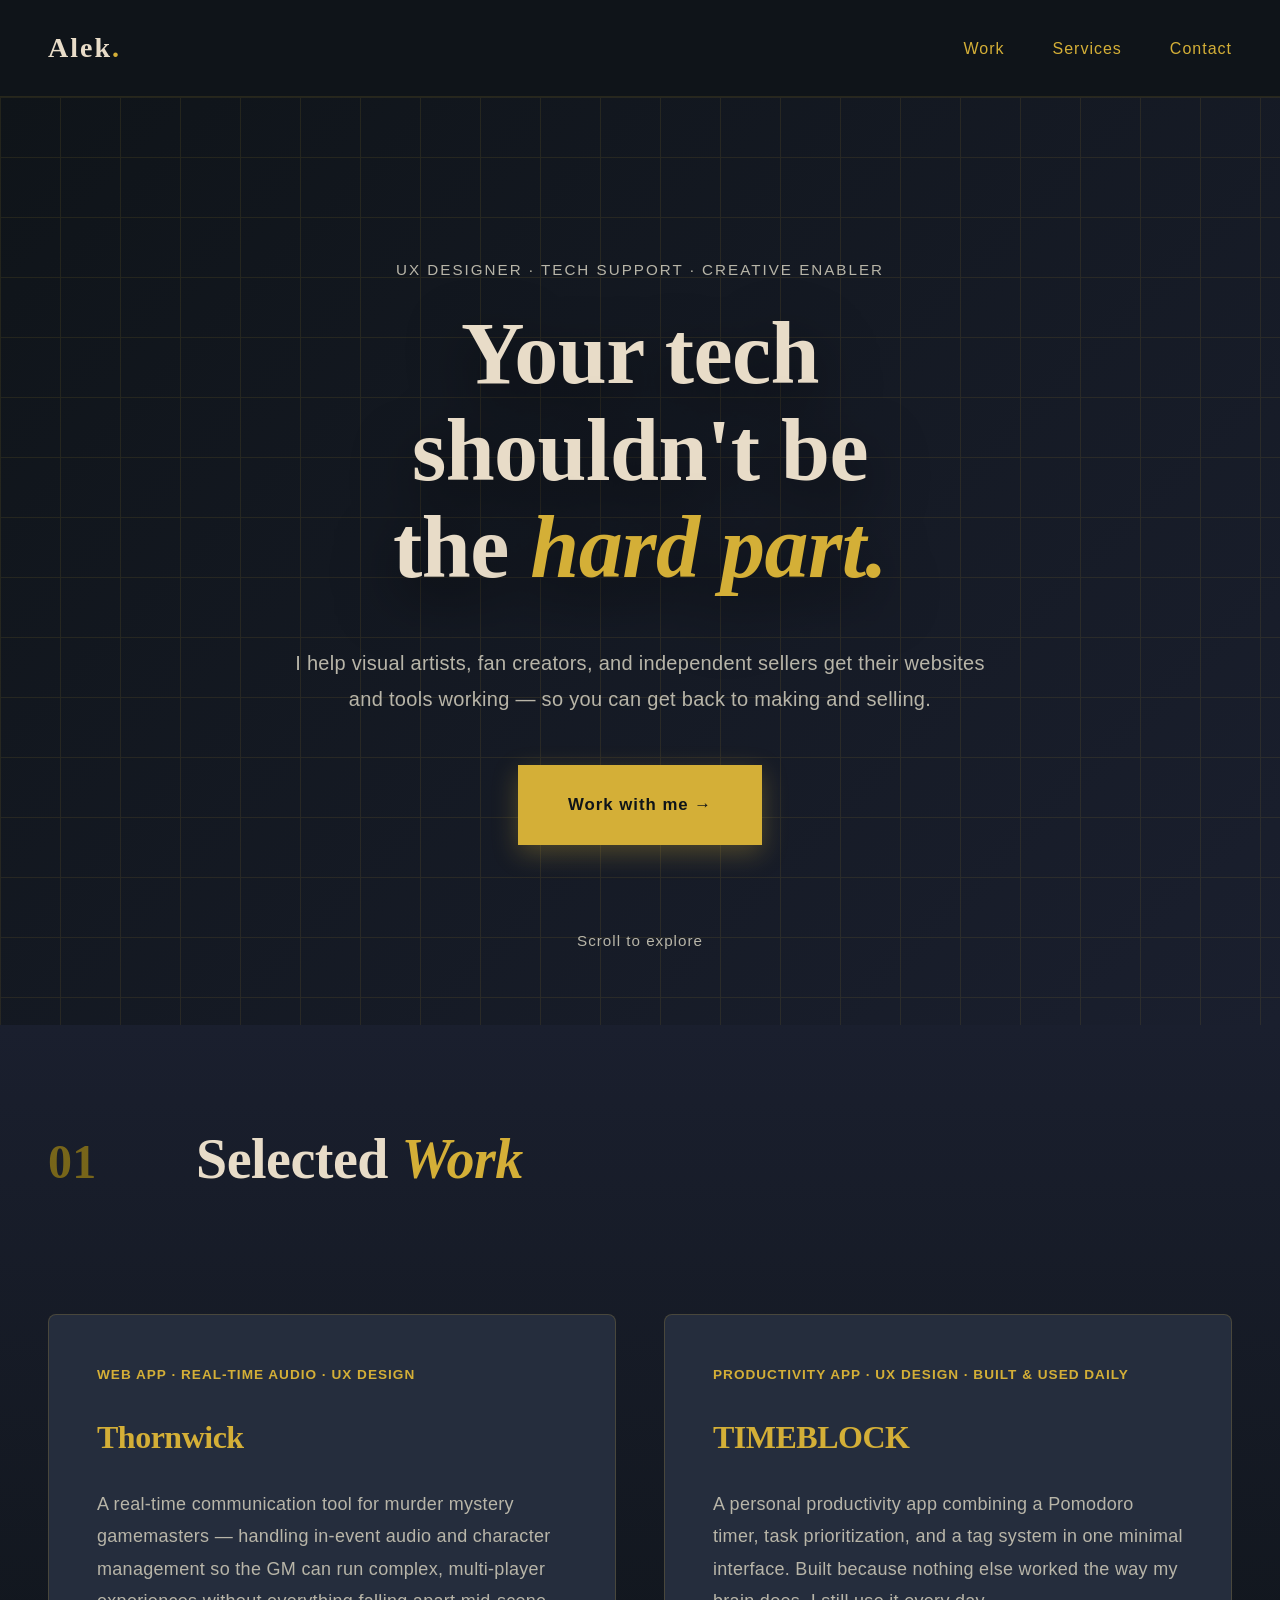
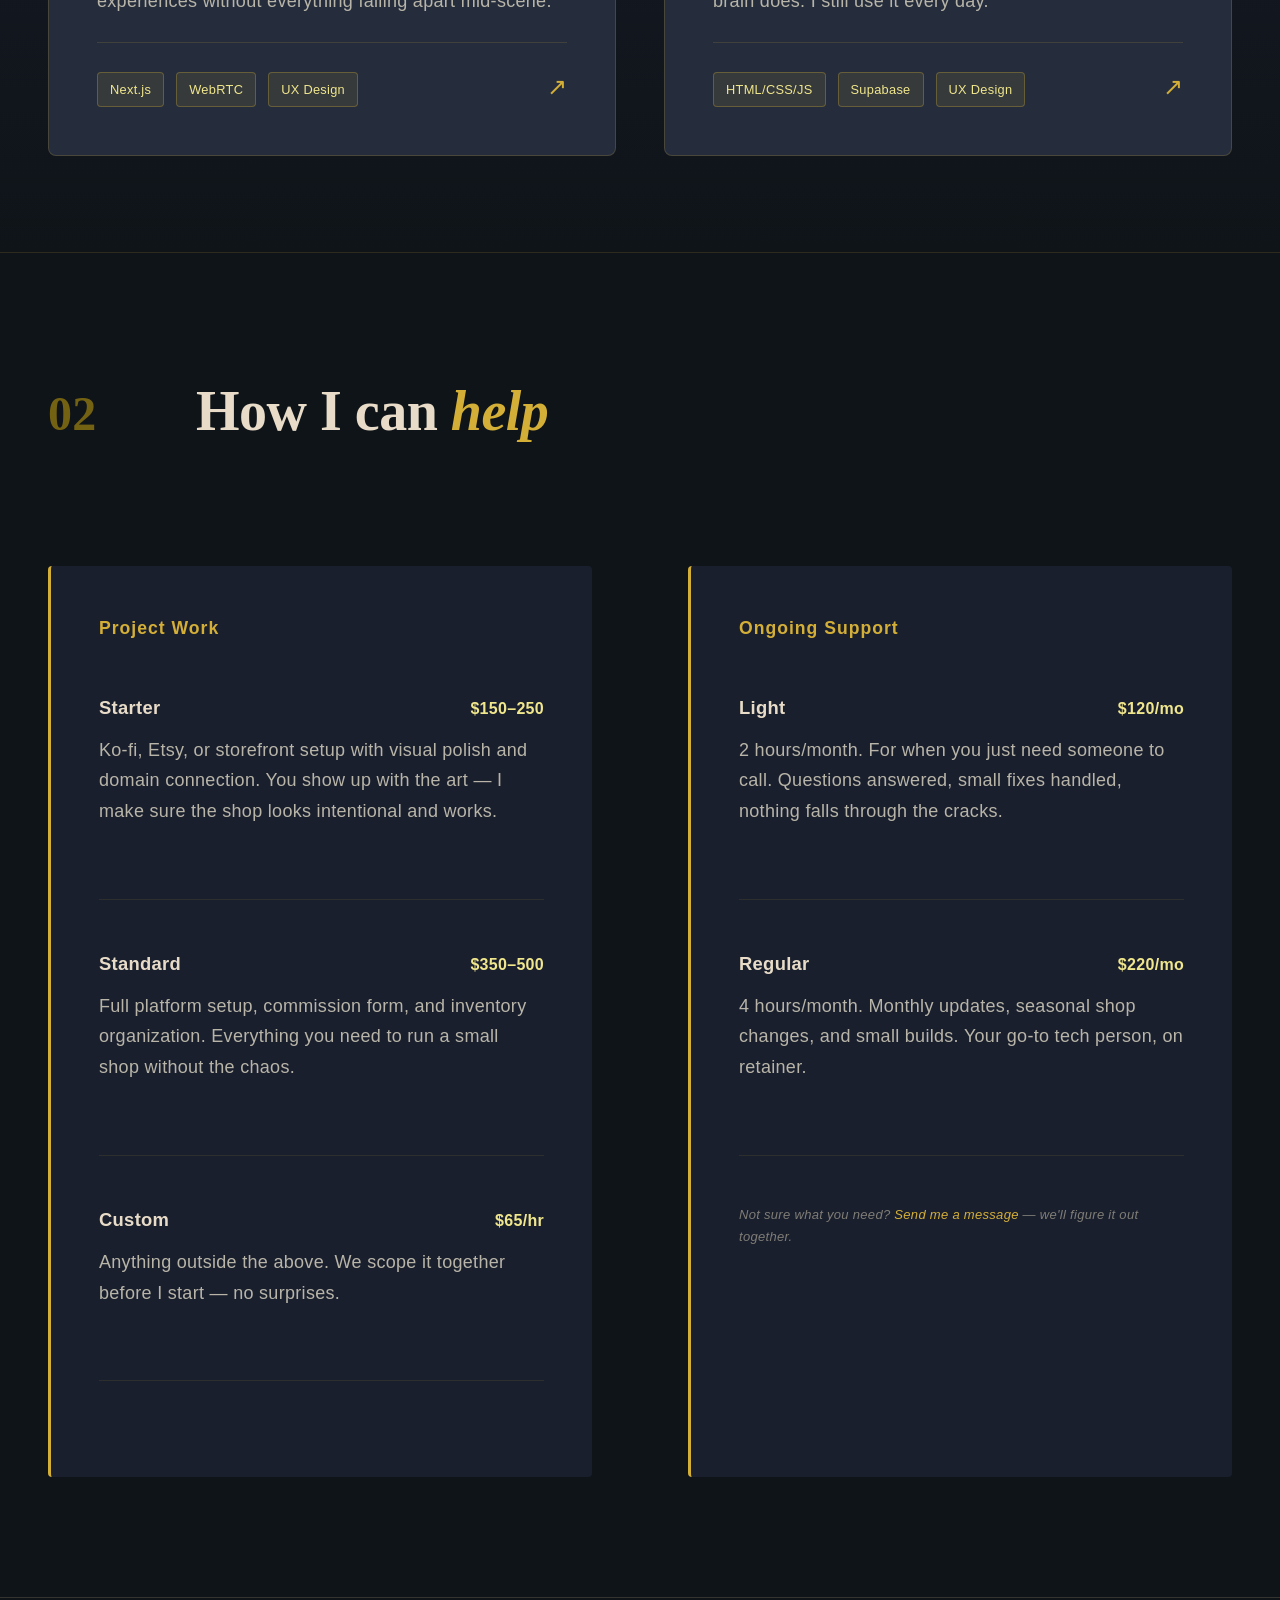
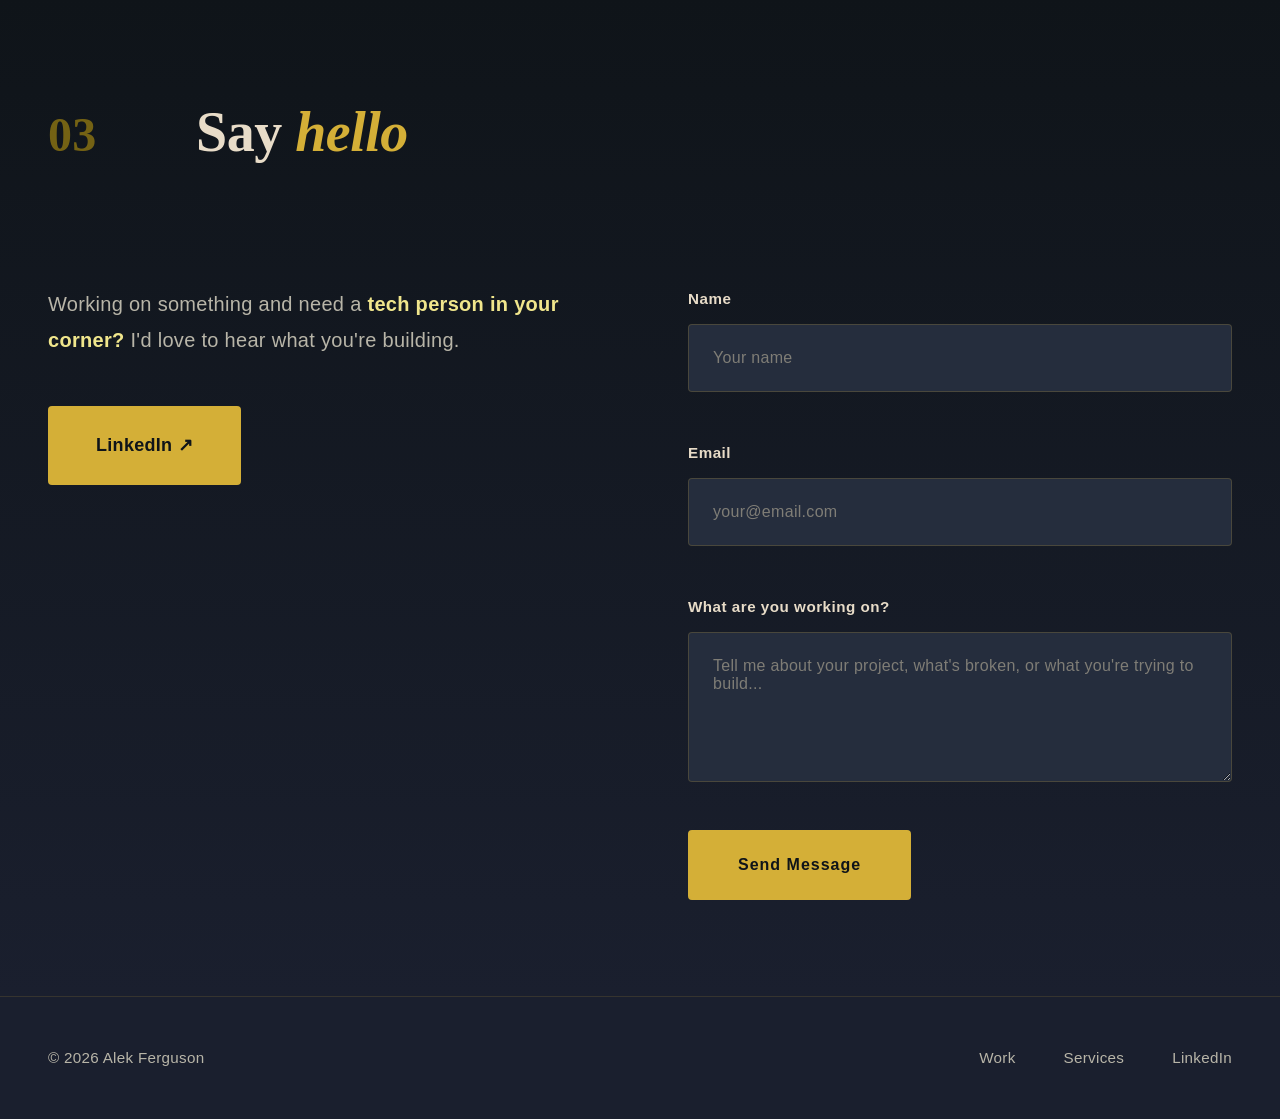
<file: index.html>
<!DOCTYPE html>
<html lang="en">
<head>
  <meta charset="UTF-8">
  <meta name="viewport" content="width=device-width, initial-scale=1.0">
  <title>Alek — UX & Tech Support for Artists and Independent Sellers</title>
  <meta name="description" content="Tech support and UX design for artists and independent sellers. Less fighting your setup. More making and selling.">
  <link rel="stylesheet" href="style.css">
</head>
<body>

  <!-- Nav -->
  <nav id="nav">
    <a href="index.html" class="nav-logo">Alek<span>.</span></a>
    <ul class="nav-links" id="nav-links">
      <li><a href="#work">Work</a></li>
      <li><a href="#services">Services</a></li>
      <li><a href="#contact">Contact</a></li>
    </ul>
    <button class="hamburger" id="hamburger" aria-label="Menu">
      <span></span>
      <span></span>
      <span></span>
    </button>
  </nav>

  <!-- Hero -->
  <div id="hero">
    <div class="hero-grid"></div>
    <div class="hero-inner">
      <p class="hero-eyebrow">UX Designer · Tech Support · Creative Enabler</p>
      <h1 class="hero-name">Your tech<br>shouldn't be<br>the <em>hard part.</em></h1>
      <p class="hero-tagline">I help visual artists, fan creators, and independent sellers get their websites and tools working — so you can get back to making and selling.</p>
      <a href="#contact" class="hero-cta">Work with me →</a>
    </div>
    <p class="hero-scroll">Scroll to explore</p>
  </div>

  <!-- Work -->
  <section id="work">
    <div class="section-header reveal">
      <span class="section-number">01</span>
      <h2 class="section-title">Selected <em>Work</em></h2>
    </div>
    <div class="work-grid">
      <a href="thornwick.html" class="work-card reveal">
        <span class="work-card-tag">Web App · Real-Time Audio · UX Design</span>
        <h3 class="work-card-title">Thornwick</h3>
        <p class="work-card-desc">A real-time communication tool for murder mystery gamemasters — handling in-event audio and character management so the GM can run complex, multi-player experiences without everything falling apart mid-scene.</p>
        <div class="work-card-footer">
          <div class="work-card-stack">
            <span class="stack-tag">Next.js</span>
            <span class="stack-tag">WebRTC</span>
            <span class="stack-tag">UX Design</span>
          </div>
          <span class="work-card-arrow">↗</span>
        </div>
      </a>
      <a href="timeblock.html" class="work-card reveal">
        <span class="work-card-tag">Productivity App · UX Design · Built & Used Daily</span>
        <h3 class="work-card-title">TIMEBLOCK</h3>
        <p class="work-card-desc">A personal productivity app combining a Pomodoro timer, task prioritization, and a tag system in one minimal interface. Built because nothing else worked the way my brain does. I still use it every day.</p>
        <div class="work-card-footer">
          <div class="work-card-stack">
            <span class="stack-tag">HTML/CSS/JS</span>
            <span class="stack-tag">Supabase</span>
            <span class="stack-tag">UX Design</span>
          </div>
          <span class="work-card-arrow">↗</span>
        </div>
      </a>
    </div>
  </section>

  <!-- Services -->
  <div id="services">
    <section style="padding-top: 120px; padding-bottom: 120px;">
      <div class="section-header reveal">
        <span class="section-number">02</span>
        <h2 class="section-title">How I can <em>help</em></h2>
      </div>
      <div class="services-grid reveal">
        <div class="service-group">
          <p class="service-group-label">Project Work</p>
          <div class="service-item">
            <div class="service-item-header">
              <span class="service-item-name">Starter</span>
              <span class="service-item-price">$150–250</span>
            </div>
            <p class="service-item-desc">Ko-fi, Etsy, or storefront setup with visual polish and domain connection. You show up with the art — I make sure the shop looks intentional and works.</p>
          </div>
          <div class="service-item">
            <div class="service-item-header">
              <span class="service-item-name">Standard</span>
              <span class="service-item-price">$350–500</span>
            </div>
            <p class="service-item-desc">Full platform setup, commission form, and inventory organization. Everything you need to run a small shop without the chaos.</p>
          </div>
          <div class="service-item">
            <div class="service-item-header">
              <span class="service-item-name">Custom</span>
              <span class="service-item-price">$65/hr</span>
            </div>
            <p class="service-item-desc">Anything outside the above. We scope it together before I start — no surprises.</p>
          </div>
        </div>

        <div class="service-group">
          <p class="service-group-label">Ongoing Support</p>
          <div class="service-item">
            <div class="service-item-header">
              <span class="service-item-name">Light</span>
              <span class="service-item-price">$120/mo</span>
            </div>
            <p class="service-item-desc">2 hours/month. For when you just need someone to call. Questions answered, small fixes handled, nothing falls through the cracks.</p>
          </div>
          <div class="service-item">
            <div class="service-item-header">
              <span class="service-item-name">Regular</span>
              <span class="service-item-price">$220/mo</span>
            </div>
            <p class="service-item-desc">4 hours/month. Monthly updates, seasonal shop changes, and small builds. Your go-to tech person, on retainer.</p>
          </div>
          <div class="service-item" style="border-bottom: none; padding-bottom: 0;">
            <p class="service-item-desc" style="font-style: italic; color: var(--text-dim); font-size: 13px;">Not sure what you need? <a href="#contact">Send me a message</a> — we'll figure it out together.</p>
          </div>
        </div>
      </div>
    </section>
  </div>

  <!-- Contact -->
  <section id="contact">
    <div class="section-header reveal">
      <span class="section-number">03</span>
      <h2 class="section-title">Say <em>hello</em></h2>
    </div>
    <div class="contact-grid">
      <div class="reveal">
        <p class="contact-intro">Working on something and need a <strong>tech person in your corner?</strong> I'd love to hear what you're building.</p>
        <a href="https://linkedin.com/in/aleksander-ferguson" class="contact-link" target="_blank">LinkedIn ↗</a>
      </div>
      <form class="contact-form" action="https://formspree.io/f/mbdpojjl" method="POST">
        <div class="form-group">
          <label class="form-label" for="name">Name</label>
          <input class="form-input" type="text" id="name" name="name" placeholder="Your name" required>
        </div>
        <div class="form-group">
          <label class="form-label" for="email">Email</label>
          <input class="form-input" type="email" id="email" name="email" placeholder="your@email.com" required>
        </div>
        <div class="form-group">
          <label class="form-label" for="message">What are you working on?</label>
          <textarea class="form-textarea" id="message" name="message" placeholder="Tell me about your project, what's broken, or what you're trying to build..." required></textarea>
        </div>
        <button type="submit" class="form-submit">Send Message</button>
      </form>
    </div>
  </section>

  <!-- Footer -->
  <footer>
    <p class="footer-copy">© 2026 Alek Ferguson</p>
    <div class="footer-links">
      <a href="#work">Work</a>
      <a href="#services">Services</a>
      <a href="https://linkedin.com/in/aleksander-ferguson" target="_blank">LinkedIn</a>
    </div>
  </footer>

  <script>
    // Nav scroll
    const nav = document.getElementById('nav');
    window.addEventListener('scroll', () => {
      nav.classList.toggle('scrolled', window.scrollY > 60);
    });

    // Reveal on scroll
    const reveals = document.querySelectorAll('.reveal');
    const observer = new IntersectionObserver(entries => {
      entries.forEach(e => {
        if (e.isIntersecting) { e.target.classList.add('visible'); observer.unobserve(e.target); }
      });
    }, { threshold: 0.1 });
    reveals.forEach(r => observer.observe(r));

    // Form
    function handleSubmit(e) {
      e.preventDefault();
      const btn = e.target.querySelector('.form-submit');
      btn.textContent = 'Message sent ✓';
      btn.style.background = 'var(--accent2)';
      e.target.reset();
      setTimeout(() => {
        btn.textContent = 'Send message →';
        btn.style.background = '';
      }, 3000);
    }

    // Hamburger menu
    const hamburger = document.getElementById('hamburger');
    const navLinks = document.getElementById('nav-links');
    hamburger.addEventListener('click', () => {
      hamburger.classList.toggle('active');
      navLinks.classList.toggle('active');
    });

    // Close menu when link is clicked
    navLinks.querySelectorAll('a').forEach(link => {
      link.addEventListener('click', () => {
        hamburger.classList.remove('active');
        navLinks.classList.remove('active');
      });
    });
  </script>
</body>
</html>
</file>
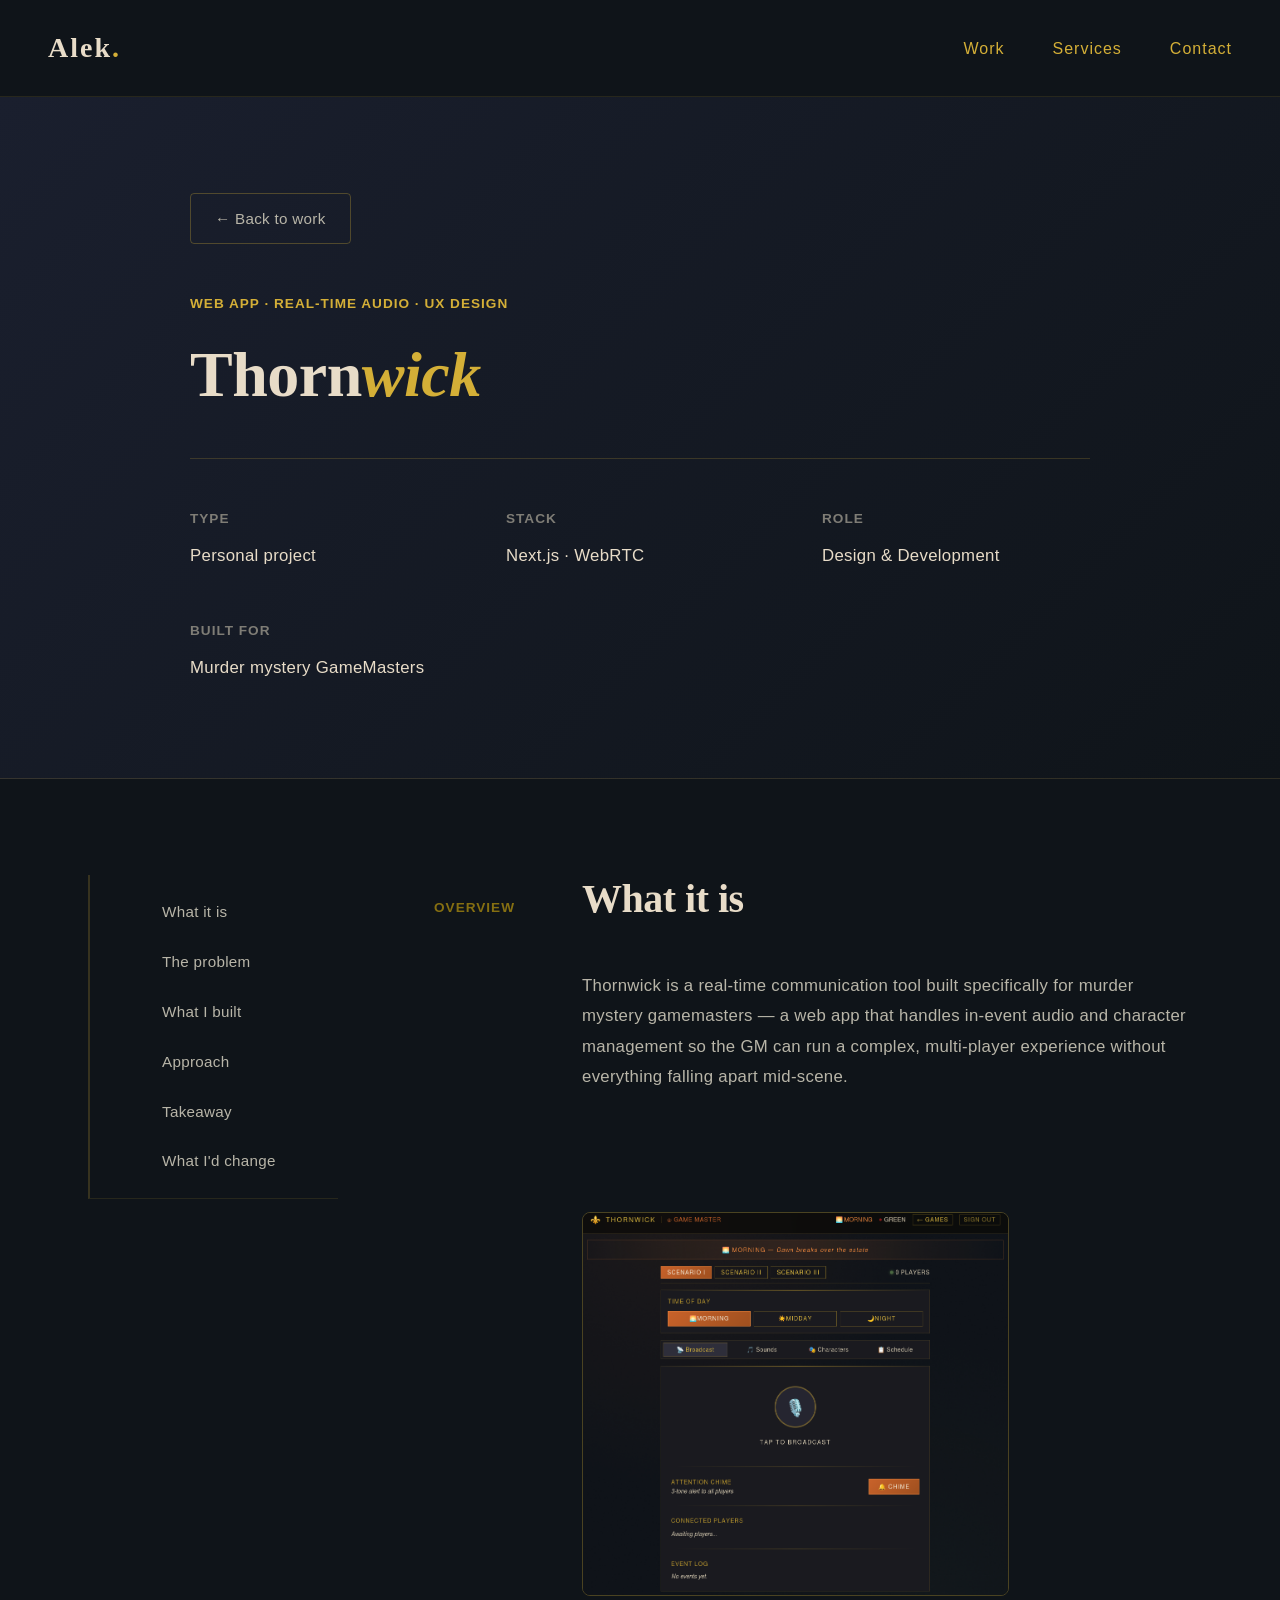
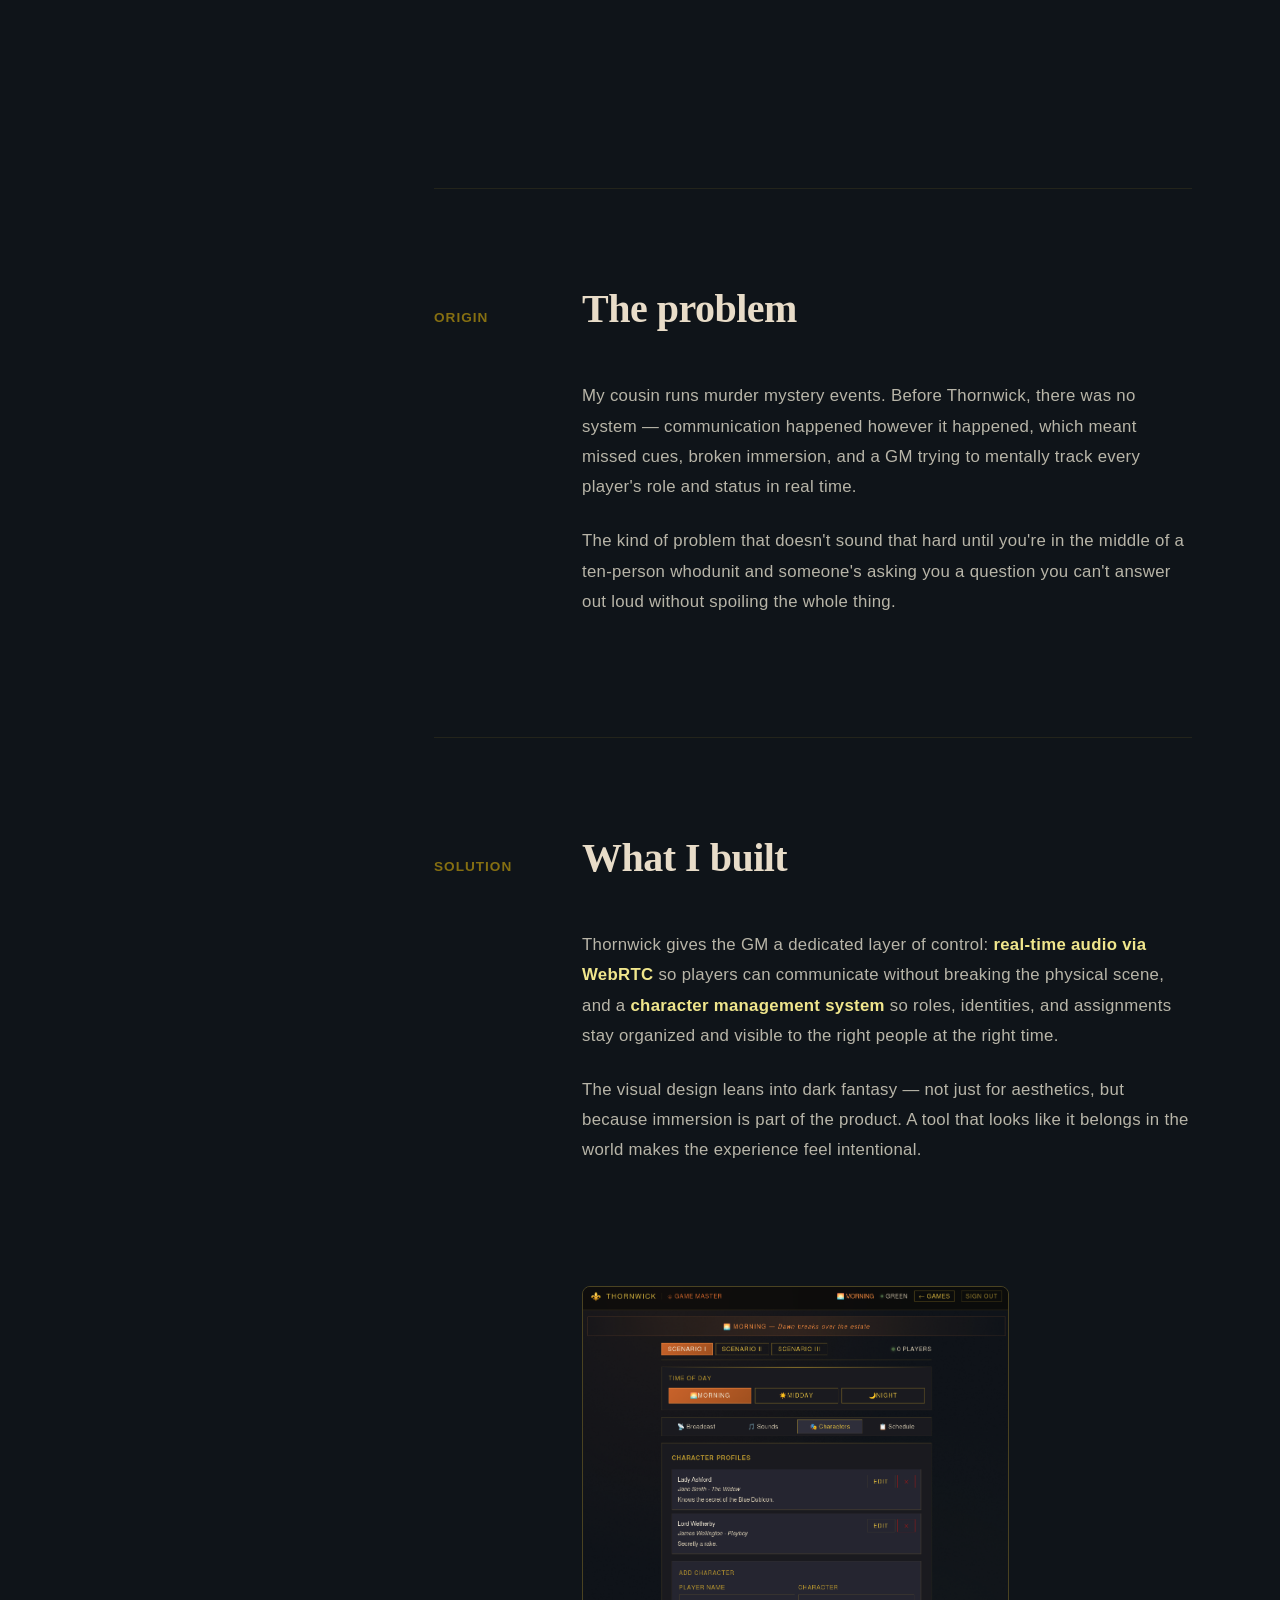
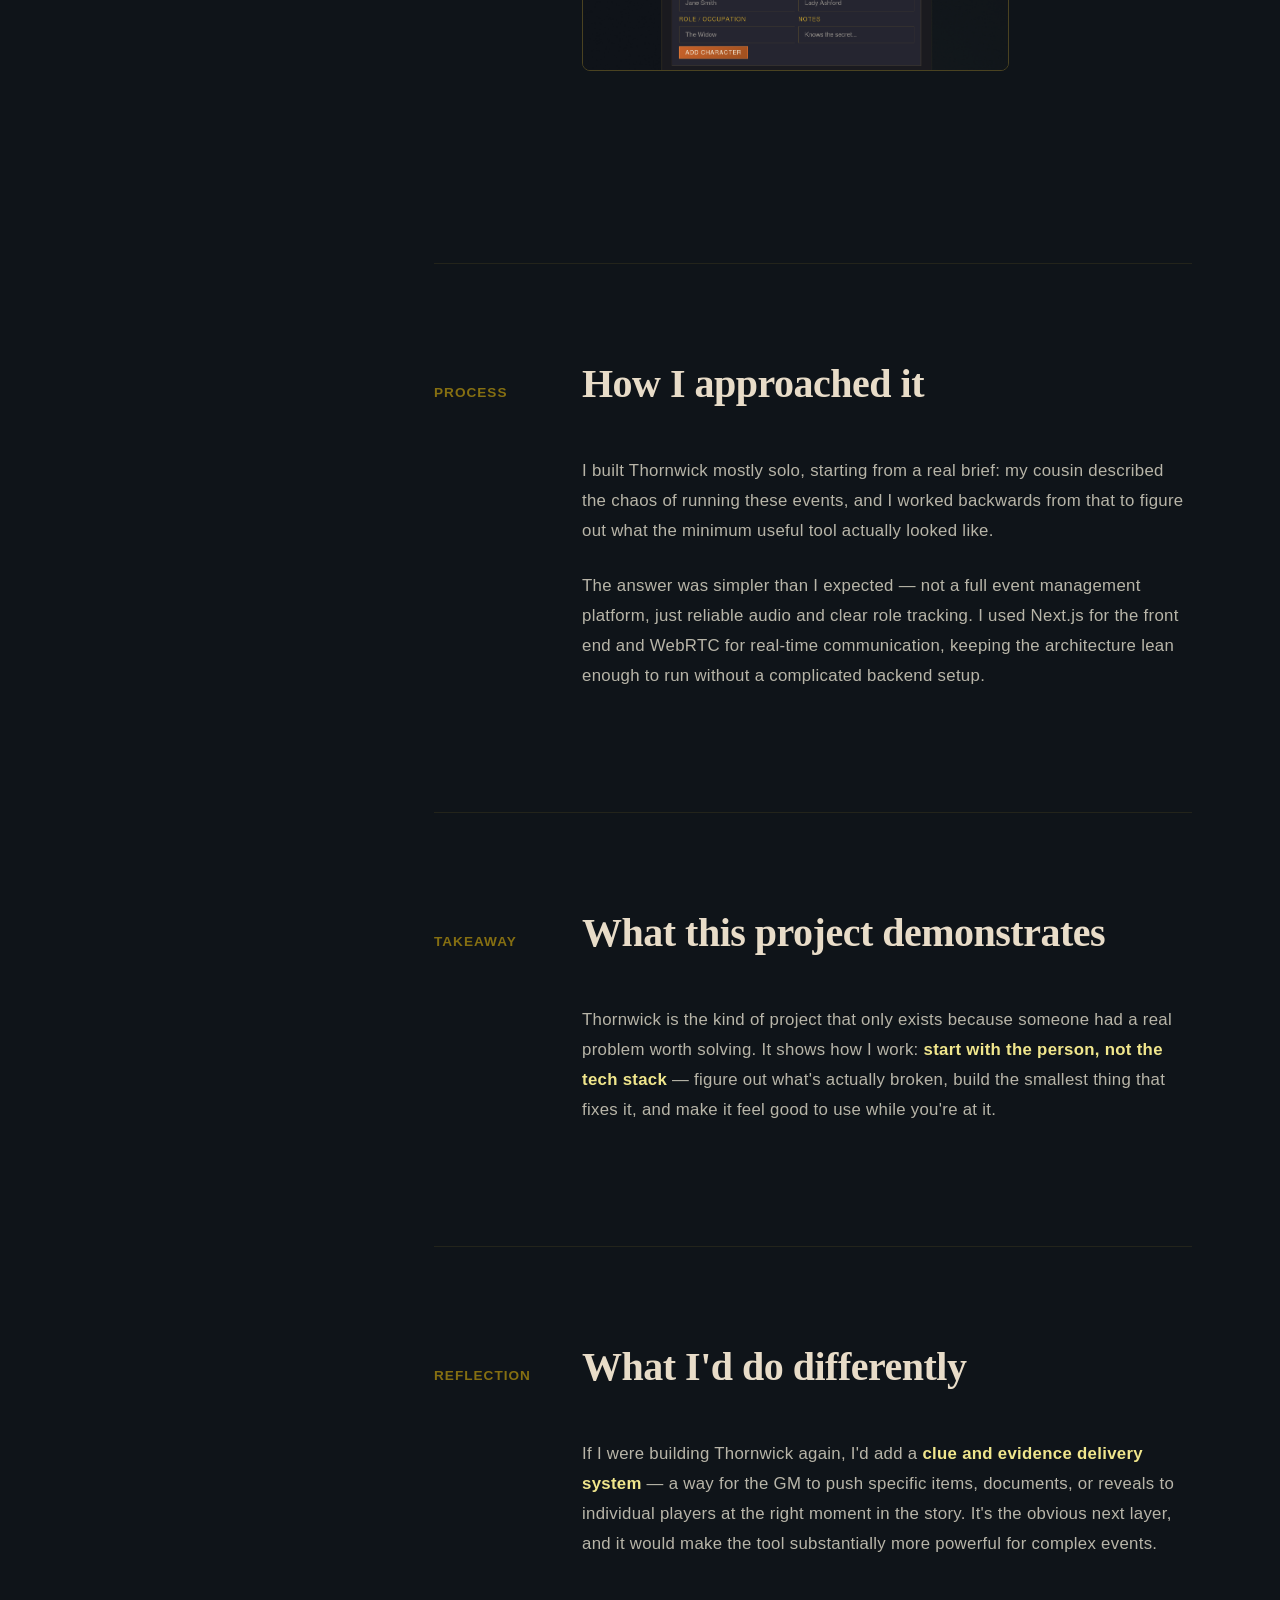
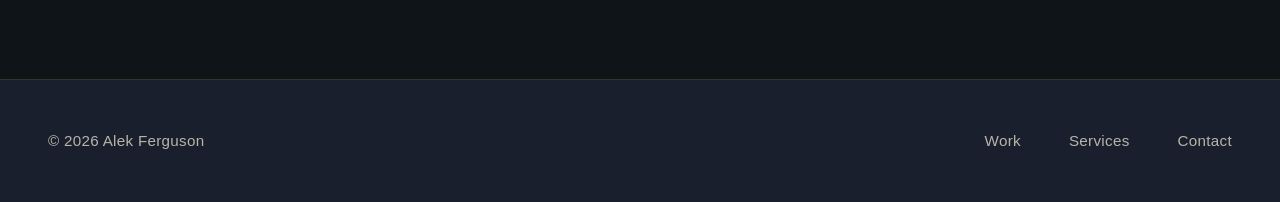
<file: thornwick.html>
<!DOCTYPE html>
<html lang="en">
<head>
  <meta charset="UTF-8">
  <meta name="viewport" content="width=device-width, initial-scale=1.0">
  <title>Thornwick — Alek</title>
  <meta name="description" content="A real-time communication tool built for murder mystery gamemasters.">
  <link rel="stylesheet" href="style.css">
</head>
<body>

  <nav id="nav">
    <a href="index.html" class="nav-logo">Alek<span>.</span></a>
    <ul class="nav-links" id="nav-links">
      <li><a href="index.html#work">Work</a></li>
      <li><a href="index.html#services">Services</a></li>
      <li><a href="index.html#contact">Contact</a></li>
    </ul>
    <button class="hamburger" id="hamburger" aria-label="Menu">
      <span></span>
      <span></span>
      <span></span>
    </button>
  </nav>

  <!-- Case Study Hero -->
  <div class="case-hero">
    <div class="case-hero-inner">
      <a href="index.html#work" class="case-back">← Back to work</a>
      <span class="case-tag">Web App · Real-Time Audio · UX Design</span>
      <h1 class="case-title">Thorn<em>wick</em></h1>
      <div class="case-meta">
        <div class="case-meta-item">
          <span class="case-meta-label">Type</span>
          <span class="case-meta-value">Personal project</span>
        </div>
        <div class="case-meta-item">
          <span class="case-meta-label">Stack</span>
          <span class="case-meta-value">Next.js · WebRTC</span>
        </div>
        <div class="case-meta-item">
          <span class="case-meta-label">Role</span>
          <span class="case-meta-value">Design & Development</span>
        </div>
        <div class="case-meta-item">
          <span class="case-meta-label">Built for</span>
          <span class="case-meta-value">Murder mystery GameMasters</span>
        </div>
      </div>
    </div>
  </div>

  <!-- Case Study Body -->
  <div class="case-body">
    <nav class="case-nav">
      <a href="#what" class="case-nav-item active">What it is</a>
      <a href="#problem" class="case-nav-item">The problem</a>
      <a href="#built" class="case-nav-item">What I built</a>
      <a href="#approach" class="case-nav-item">Approach</a>
      <a href="#demonstrates" class="case-nav-item">Takeaway</a>
      <a href="#differently" class="case-nav-item">What I'd change</a>
    </nav>

    <div class="case-content">

      <div class="case-section" id="what">
        <span class="case-section-label">Overview</span>
        <h2>What it is</h2>
        <p>Thornwick is a real-time communication tool built specifically for murder mystery gamemasters — a web app that handles in-event audio and character management so the GM can run a complex, multi-player experience without everything falling apart mid-scene.</p>
        <img src="thornwick-1.png" alt="Thornwick GM interface" class="case-image">
      </div>

      <div class="case-section" id="problem">
        <span class="case-section-label">Origin</span>
        <h2>The problem</h2>
        <p>My cousin runs murder mystery events. Before Thornwick, there was no system — communication happened however it happened, which meant missed cues, broken immersion, and a GM trying to mentally track every player's role and status in real time.</p>
        <p>The kind of problem that doesn't sound that hard until you're in the middle of a ten-person whodunit and someone's asking you a question you can't answer out loud without spoiling the whole thing.</p>
      </div>

      <div class="case-section" id="built">
        <span class="case-section-label">Solution</span>
        <h2>What I built</h2>
        <p>Thornwick gives the GM a dedicated layer of control: <strong>real-time audio via WebRTC</strong> so players can communicate without breaking the physical scene, and a <strong>character management system</strong> so roles, identities, and assignments stay organized and visible to the right people at the right time.</p>
        <p>The visual design leans into dark fantasy — not just for aesthetics, but because immersion is part of the product. A tool that looks like it belongs in the world makes the experience feel intentional.</p>
        <img src="thornwick-2.png" alt="Thornwick — Character management view" class="case-image">
      </div>

      <div class="case-section" id="approach">
        <span class="case-section-label">Process</span>
        <h2>How I approached it</h2>
        <p>I built Thornwick mostly solo, starting from a real brief: my cousin described the chaos of running these events, and I worked backwards from that to figure out what the minimum useful tool actually looked like.</p>
        <p>The answer was simpler than I expected — not a full event management platform, just reliable audio and clear role tracking. I used Next.js for the front end and WebRTC for real-time communication, keeping the architecture lean enough to run without a complicated backend setup.</p>
      </div>

      <div class="case-section" id="demonstrates">
        <span class="case-section-label">Takeaway</span>
        <h2>What this project demonstrates</h2>
        <p>Thornwick is the kind of project that only exists because someone had a real problem worth solving. It shows how I work: <strong>start with the person, not the tech stack</strong> — figure out what's actually broken, build the smallest thing that fixes it, and make it feel good to use while you're at it.</p>
      </div>

      <div class="case-section" id="differently">
        <span class="case-section-label">Reflection</span>
        <h2>What I'd do differently</h2>
        <p>If I were building Thornwick again, I'd add a <strong>clue and evidence delivery system</strong> — a way for the GM to push specific items, documents, or reveals to individual players at the right moment in the story. It's the obvious next layer, and it would make the tool substantially more powerful for complex events.</p>
      </div>

    </div>
  </div>

  <!-- Footer -->
  <footer>
    <p class="footer-copy">© 2026 Alek Ferguson</p>
    <div class="footer-links">
      <a href="index.html#work">Work</a>
      <a href="index.html#services">Services</a>
      <a href="index.html#contact">Contact</a>
    </div>
  </footer>

  <script>
    const hamburger = document.getElementById('hamburger');
    const navLinks = document.getElementById('nav-links');
    hamburger.addEventListener('click', () => {
      hamburger.classList.toggle('active');
      navLinks.classList.toggle('active');
    });

    navLinks.querySelectorAll('a').forEach(link => {
      link.addEventListener('click', () => {
        hamburger.classList.remove('active');
        navLinks.classList.remove('active');
      });
    });

    const nav = document.getElementById('nav');
    window.addEventListener('scroll', () => {
      nav.classList.toggle('scrolled', window.scrollY > 60);
    });

    // Active nav item on scroll
    const sections = document.querySelectorAll('.case-section');
    const navItems = document.querySelectorAll('.case-nav-item');

    window.addEventListener('scroll', () => {
      let current = '';
      sections.forEach(s => {
        if (window.scrollY >= s.offsetTop - 160) current = s.id;
      });
      navItems.forEach(item => {
        item.classList.toggle('active', item.getAttribute('href') === '#' + current);
      });
    });
  </script>
</body>
</html>
</file>
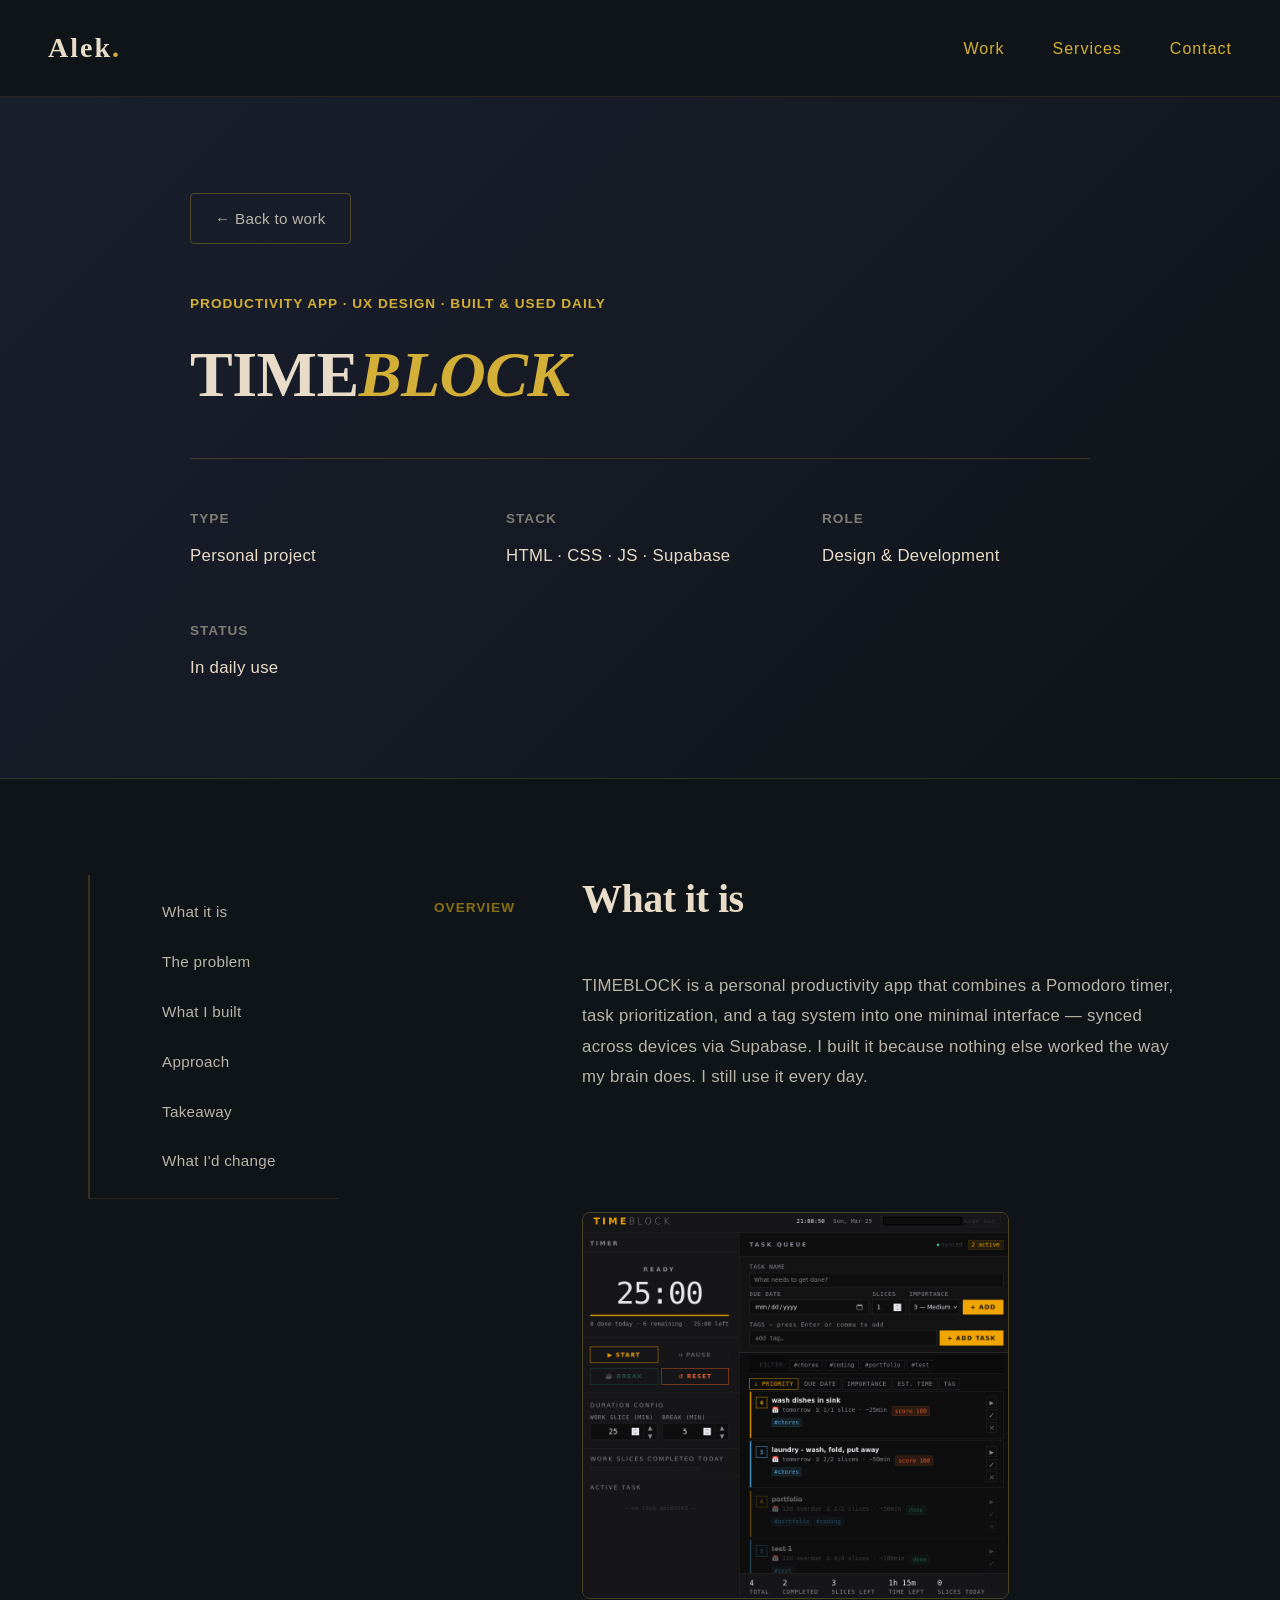
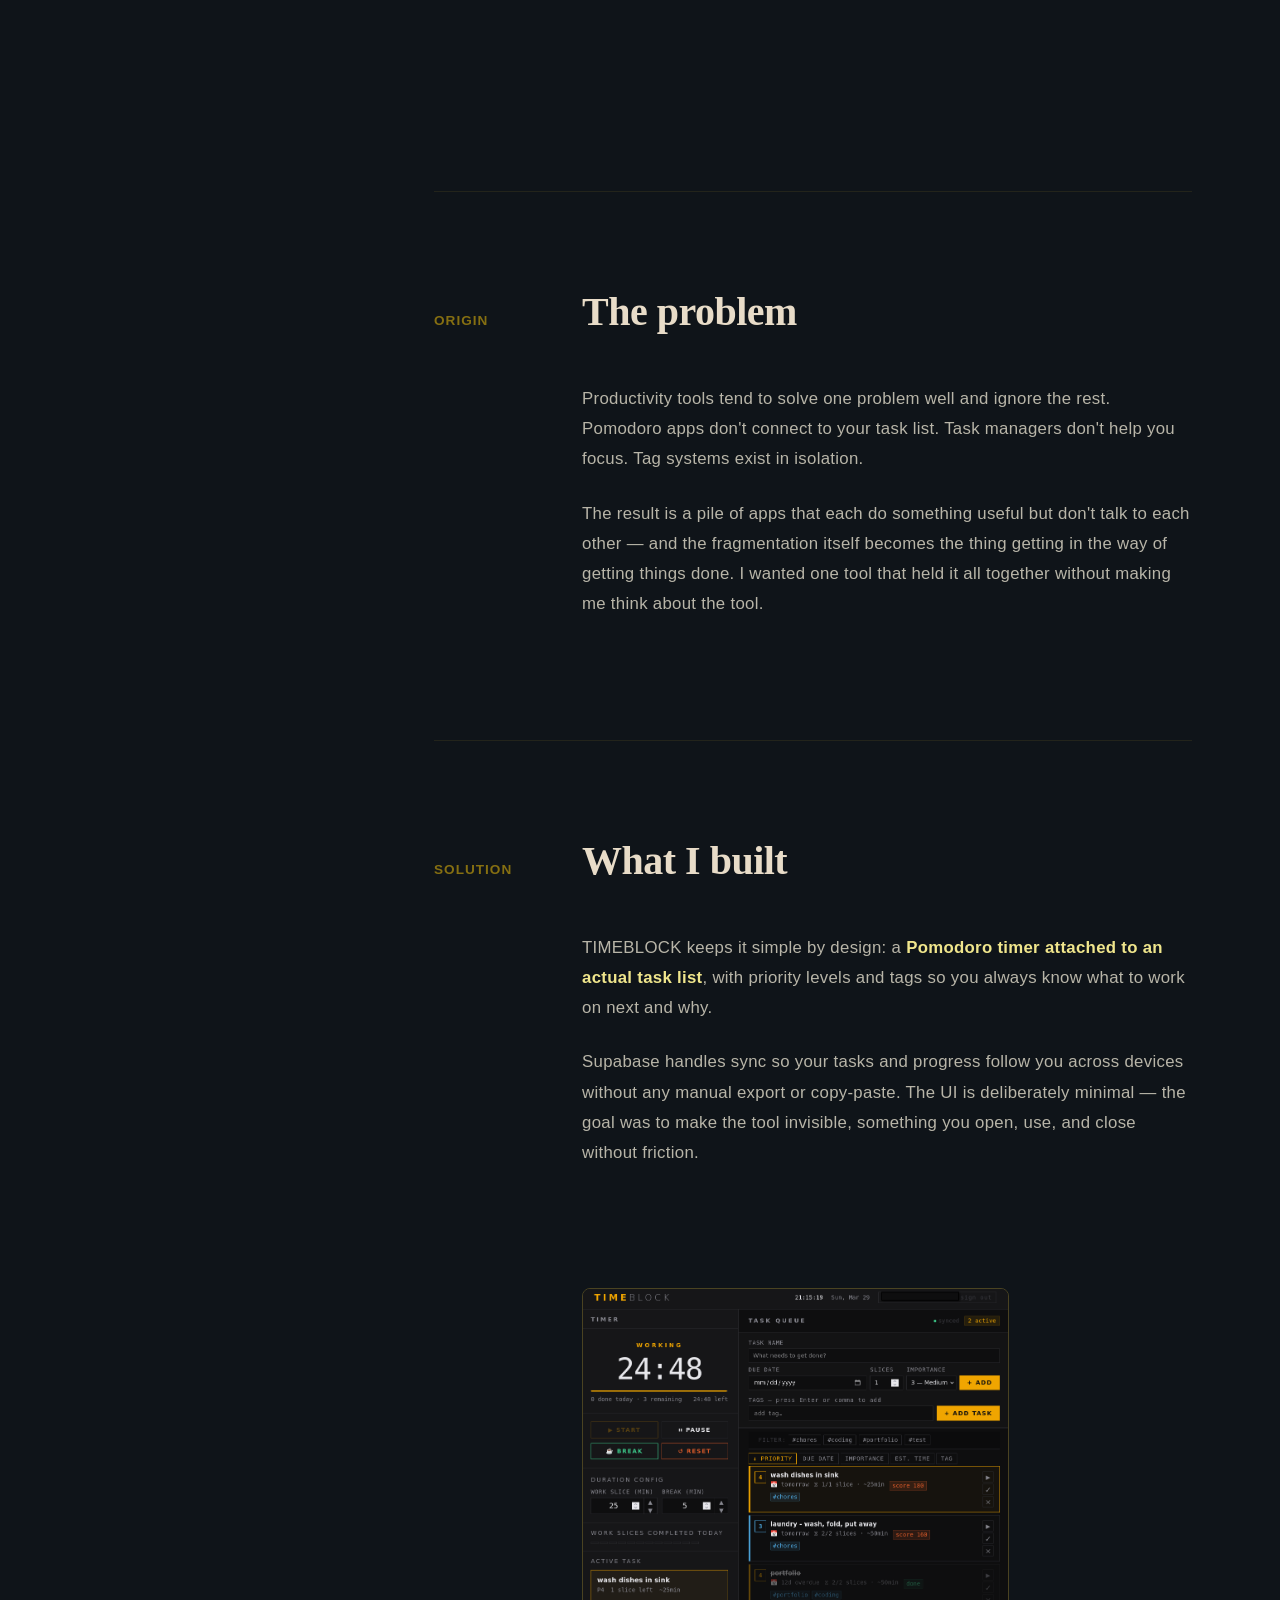
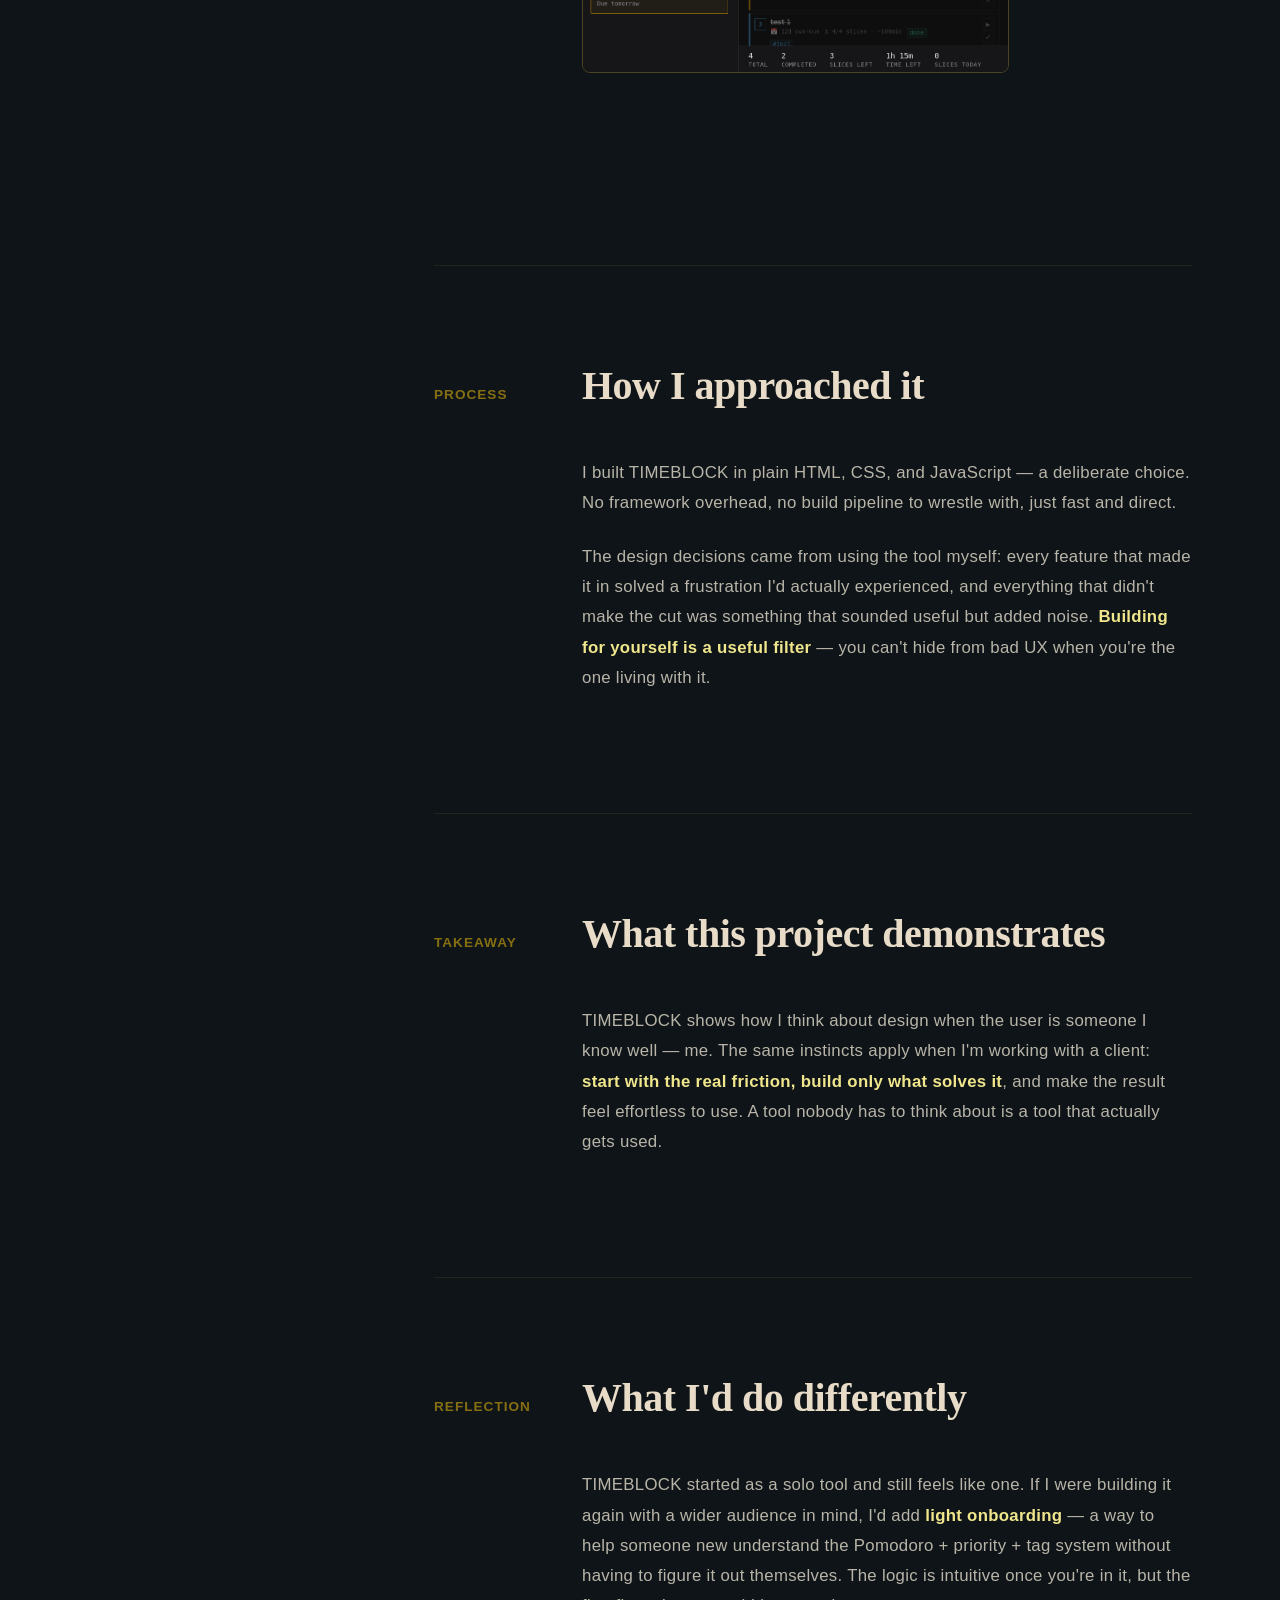
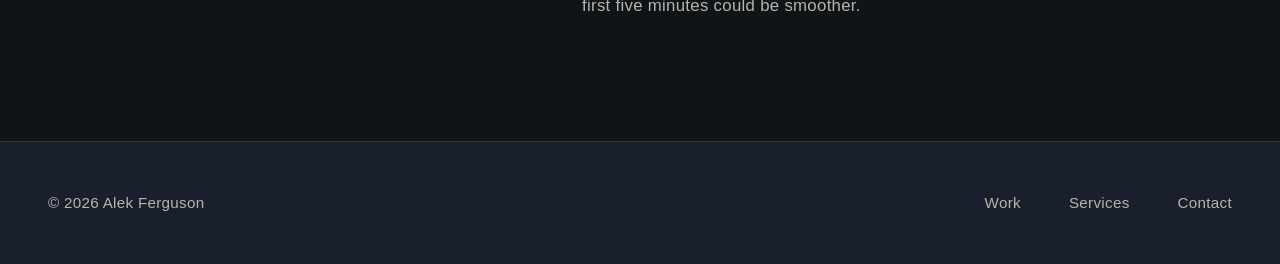
<file: timeblock.html>
<!DOCTYPE html>
<html lang="en">
<head>
  <meta charset="UTF-8">
  <meta name="viewport" content="width=device-width, initial-scale=1.0">
  <title>TIMEBLOCK — Alek</title>
  <meta name="description" content="A personal productivity app combining Pomodoro, task prioritization, and tagging — built because nothing else worked the way my brain does.">
  <link rel="stylesheet" href="style.css">
</head>
<body>

  <nav id="nav">
    <a href="index.html" class="nav-logo">Alek<span>.</span></a>
    <ul class="nav-links" id="nav-links">
      <li><a href="index.html#work">Work</a></li>
      <li><a href="index.html#services">Services</a></li>
      <li><a href="index.html#contact">Contact</a></li>
    </ul>
    <button class="hamburger" id="hamburger" aria-label="Menu">
      <span></span>
      <span></span>
      <span></span>
    </button>
  </nav>

  <!-- Case Study Hero -->
  <div class="case-hero">
    <div class="case-hero-inner">
      <a href="index.html#work" class="case-back">← Back to work</a>
      <span class="case-tag">Productivity App · UX Design · Built & Used Daily</span>
      <h1 class="case-title">TIME<em>BLOCK</em></h1>
      <div class="case-meta">
        <div class="case-meta-item">
          <span class="case-meta-label">Type</span>
          <span class="case-meta-value">Personal project</span>
        </div>
        <div class="case-meta-item">
          <span class="case-meta-label">Stack</span>
          <span class="case-meta-value">HTML · CSS · JS · Supabase</span>
        </div>
        <div class="case-meta-item">
          <span class="case-meta-label">Role</span>
          <span class="case-meta-value">Design & Development</span>
        </div>
        <div class="case-meta-item">
          <span class="case-meta-label">Status</span>
          <span class="case-meta-value">In daily use</span>
        </div>
      </div>
    </div>
  </div>

  <!-- Case Study Body -->
  <div class="case-body">
    <nav class="case-nav">
      <a href="#what" class="case-nav-item active">What it is</a>
      <a href="#problem" class="case-nav-item">The problem</a>
      <a href="#built" class="case-nav-item">What I built</a>
      <a href="#approach" class="case-nav-item">Approach</a>
      <a href="#demonstrates" class="case-nav-item">Takeaway</a>
      <a href="#differently" class="case-nav-item">What I'd change</a>
    </nav>

    <div class="case-content">

      <div class="case-section" id="what">
        <span class="case-section-label">Overview</span>
        <h2>What it is</h2>
        <p>TIMEBLOCK is a personal productivity app that combines a Pomodoro timer, task prioritization, and a tag system into one minimal interface — synced across devices via Supabase. I built it because nothing else worked the way my brain does. I still use it every day.</p>
        <img src="timeblock-1.png" alt="TIMEBLOCK — Main interface" class="case-image">
      </div>

      <div class="case-section" id="problem">
        <span class="case-section-label">Origin</span>
        <h2>The problem</h2>
        <p>Productivity tools tend to solve one problem well and ignore the rest. Pomodoro apps don't connect to your task list. Task managers don't help you focus. Tag systems exist in isolation.</p>
        <p>The result is a pile of apps that each do something useful but don't talk to each other — and the fragmentation itself becomes the thing getting in the way of getting things done. I wanted one tool that held it all together without making me think about the tool.</p>
      </div>

      <div class="case-section" id="built">
        <span class="case-section-label">Solution</span>
        <h2>What I built</h2>
        <p>TIMEBLOCK keeps it simple by design: a <strong>Pomodoro timer attached to an actual task list</strong>, with priority levels and tags so you always know what to work on next and why.</p>
        <p>Supabase handles sync so your tasks and progress follow you across devices without any manual export or copy-paste. The UI is deliberately minimal — the goal was to make the tool invisible, something you open, use, and close without friction.</p>
        <img src="timeblock-2.png" alt="TIMEBLOCK — Task list and timer view" class="case-image">
      </div>

      <div class="case-section" id="approach">
        <span class="case-section-label">Process</span>
        <h2>How I approached it</h2>
        <p>I built TIMEBLOCK in plain HTML, CSS, and JavaScript — a deliberate choice. No framework overhead, no build pipeline to wrestle with, just fast and direct.</p>
        <p>The design decisions came from using the tool myself: every feature that made it in solved a frustration I'd actually experienced, and everything that didn't make the cut was something that sounded useful but added noise. <strong>Building for yourself is a useful filter</strong> — you can't hide from bad UX when you're the one living with it.</p>
      </div>

      <div class="case-section" id="demonstrates">
        <span class="case-section-label">Takeaway</span>
        <h2>What this project demonstrates</h2>
        <p>TIMEBLOCK shows how I think about design when the user is someone I know well — me. The same instincts apply when I'm working with a client: <strong>start with the real friction, build only what solves it</strong>, and make the result feel effortless to use. A tool nobody has to think about is a tool that actually gets used.</p>
      </div>

      <div class="case-section" id="differently">
        <span class="case-section-label">Reflection</span>
        <h2>What I'd do differently</h2>
        <p>TIMEBLOCK started as a solo tool and still feels like one. If I were building it again with a wider audience in mind, I'd add <strong>light onboarding</strong> — a way to help someone new understand the Pomodoro + priority + tag system without having to figure it out themselves. The logic is intuitive once you're in it, but the first five minutes could be smoother.</p>
      </div>

    </div>
  </div>

  <!-- Footer -->
  <footer>
    <p class="footer-copy">© 2026 Alek Ferguson</p>
    <div class="footer-links">
      <a href="index.html#work">Work</a>
      <a href="index.html#services">Services</a>
      <a href="index.html#contact">Contact</a>
    </div>
  </footer>

  <script>
    const hamburger = document.getElementById('hamburger');
    const navLinks = document.getElementById('nav-links');
    hamburger.addEventListener('click', () => {
      hamburger.classList.toggle('active');
      navLinks.classList.toggle('active');
    });

    navLinks.querySelectorAll('a').forEach(link => {
      link.addEventListener('click', () => {
        hamburger.classList.remove('active');
        navLinks.classList.remove('active');
      });
    });

    const nav = document.getElementById('nav');
    window.addEventListener('scroll', () => {
      nav.classList.toggle('scrolled', window.scrollY > 60);
    });

    const sections = document.querySelectorAll('.case-section');
    const navItems = document.querySelectorAll('.case-nav-item');

    window.addEventListener('scroll', () => {
      let current = '';
      sections.forEach(s => {
        if (window.scrollY >= s.offsetTop - 160) current = s.id;
      });
      navItems.forEach(item => {
        item.classList.toggle('active', item.getAttribute('href') === '#' + current);
      });
    });
  </script>
</body>
</html>
</file>
<file: style.css>
/* Dark Academia Theme with Gold Accents */

:root {
  /* Dark Academia Color Palette */
  --bg-primary: #0f1419;      /* Deep navy/charcoal */
  --bg-secondary: #1a1f2e;    /* Slightly lighter for contrast */
  --bg-tertiary: #252d3d;     /* For cards and sections */
  --bg-hover: #2f3a4f;        /* Hover states */
  
  /* Text Colors */
  --text-primary: #e8dcc8;    /* Off-white/cream for primary text */
  --text-secondary: #b8b5a8;  /* Muted for secondary text */
  --text-dim: #7f7d76;        /* Very muted for metadata */
  
  /* Gold/Yellow Accents */
  --accent-gold: #d4af37;     /* Classic gold */
  --accent-light: #f0e68c;    /* Light gold/yellow */
  --accent-dark: #b8960f;     /* Darker gold for depth */
  
  /* Typography */
  --font-base: 18px;
  --font-serif: 'Georgia', 'Garamond', 'Cambria', serif;
  --font-sans: 'System UI', -apple-system, 'Segoe UI', sans-serif;
  
  /* Spacing */
  --spacing-xs: 6px;
  --spacing-sm: 12px;
  --spacing-md: 24px;
  --spacing-lg: 48px;
  --spacing-xl: 96px;
}

* {
  margin: 0;
  padding: 0;
  box-sizing: border-box;
}

html {
  scroll-behavior: smooth;
}

body {
  background-color: var(--bg-primary);
  color: var(--text-primary);
  font-family: var(--font-sans);
  font-size: var(--font-base);
  line-height: 1.7;
  letter-spacing: 0.3px;
  overflow-x: hidden;
}

/* ===== TYPOGRAPHY ===== */
h1, h2, h3, h4, h5, h6 {
  font-family: var(--font-serif);
  font-weight: 700;
  letter-spacing: -0.5px;
}

h1 {
  font-size: 4.5rem;
  line-height: 1.15;
  margin-bottom: var(--spacing-md);
}

h2 {
  font-size: 3.5rem;
  line-height: 1.2;
  margin-bottom: var(--spacing-md);
}

h3 {
  font-size: 1.75rem;
  margin-bottom: var(--spacing-sm);
}

h4 {
  font-size: 1.25rem;
}

p {
  margin-bottom: var(--spacing-md);
}

em {
  color: var(--accent-gold);
  font-style: italic;
  font-weight: 600;
}

strong {
  color: var(--accent-light);
  font-weight: 600;
}

a {
  color: var(--accent-gold);
  text-decoration: none;
  transition: all 0.3s ease;
  position: relative;
}

a:hover {
  color: var(--accent-light);
  text-shadow: 0 0 20px rgba(212, 175, 55, 0.3);
}

/* ===== NAVIGATION ===== */
nav {
  position: sticky;
  top: 0;
  width: 100%;
  z-index: 1000;
  padding: var(--spacing-md) var(--spacing-lg);
  display: flex;
  justify-content: space-between;
  align-items: center;
  background: rgba(15, 20, 25, 1);
  border-bottom: 1px solid rgba(212, 175, 55, 0.12);
}

nav.scrolled {
  border-bottom: 1px solid rgba(212, 175, 55, 0.25);
}

.nav-logo {
  font-family: var(--font-serif);
  font-size: 1.75rem;
  font-weight: 700;
  color: var(--text-primary);
  letter-spacing: 2px;
  transition: all 0.3s ease;
}

.nav-logo span {
  color: var(--accent-gold);
  display: inline;
}

.nav-logo:hover {
  color: var(--accent-gold);
  text-shadow: 0 0 15px rgba(212, 175, 55, 0.4);
}

.nav-links {
  list-style: none;
  display: flex;
  gap: var(--spacing-lg);
  align-items: center;
}

.nav-links a {
  font-size: 1rem;
  letter-spacing: 1px;
  position: relative;
  padding-bottom: 4px;
}

.nav-links a::after {
  content: '';
  position: absolute;
  bottom: 0;
  left: 0;
  width: 0;
  height: 2px;
  background: var(--accent-gold);
  transition: width 0.3s ease;
}

.nav-links a:hover::after {
  width: 100%;
}

/* ===== HAMBURGER MENU ===== */
.hamburger {
  display: none;
  flex-direction: column;
  gap: 6px;
  background: none;
  border: none;
  cursor: pointer;
  padding: 0;
}

.hamburger span {
  width: 24px;
  height: 2px;
  background: var(--text-primary);
  transition: all 0.3s ease;
  border-radius: 2px;
}

.hamburger.active span:nth-child(1) {
  transform: rotate(45deg) translate(8px, 8px);
}

.hamburger.active span:nth-child(2) {
  opacity: 0;
}

.hamburger.active span:nth-child(3) {
  transform: rotate(-45deg) translate(7px, -7px);
}

/* ===== HERO SECTION ===== */
#hero {
  position: relative;
  min-height: 100vh;
  display: flex;
  flex-direction: column;
  justify-content: center;
  align-items: center;
  padding: 160px var(--spacing-lg) 180px var(--spacing-lg);
  text-align: center;
  background: linear-gradient(135deg, var(--bg-primary) 0%, var(--bg-secondary) 100%);
  overflow: hidden;
}

.hero-grid {
  position: absolute;
  inset: 0;
  opacity: 0.1;
  background-image:
    linear-gradient(var(--accent-gold) 1px, transparent 1px),
    linear-gradient(90deg, var(--accent-gold) 1px, transparent 1px);
  background-size: 60px 60px;
}

.hero-inner {
  position: relative;
  z-index: 2;
  max-width: 900px;
}

.hero-eyebrow {
  font-size: 0.95rem;
  color: var(--text-secondary);
  letter-spacing: 2px;
  text-transform: uppercase;
  margin-bottom: var(--spacing-md);
  display: block;
}

.hero-name {
  font-size: 5.5rem;
  line-height: 1.1;
  margin-bottom: var(--spacing-lg);
  text-shadow: 0 20px 60px rgba(0, 0, 0, 0.7);
}

.hero-tagline {
  font-size: 1.25rem;
  color: var(--text-secondary);
  max-width: 700px;
  margin: 0 auto var(--spacing-lg);
  line-height: 1.8;
}

.hero-cta {
  display: inline-block;
  padding: var(--spacing-md) var(--spacing-lg);
  background: var(--accent-gold);
  color: var(--bg-primary);
  font-weight: 700;
  border: 2px solid var(--accent-gold);
  transition: all 0.3s ease;
  letter-spacing: 1px;
  font-size: 1.05rem;
  text-shadow: none;
  box-shadow: 0 8px 24px rgba(212, 175, 55, 0.3);
}

.hero-cta:hover {
  background: transparent;
  color: var(--accent-light);
  box-shadow: 0 8px 32px rgba(212, 175, 55, 0.5);
  transform: translateY(-2px);
}

.hero-scroll {
  position: absolute;
  bottom: var(--spacing-lg);
  left: 50%;
  transform: translateX(-50%);
  color: var(--text-secondary);
  font-size: 0.95rem;
  letter-spacing: 1px;
  animation: bounce 2s infinite;
}

@keyframes bounce {
  0%, 100% { transform: translateX(-50%) translateY(0); }
  50% { transform: translateX(-50%) translateY(-10px); }
}

/* ===== SECTIONS ===== */
section, #work, #services, #contact, .case-section {
  scroll-margin-top: 110px;
}

section {
  padding: var(--spacing-xl) var(--spacing-lg);
  max-width: 1400px;
  margin: 0 auto;
  width: 100%;
}

.section-header {
  display: flex;
  gap: var(--spacing-lg);
  align-items: baseline;
  margin-bottom: var(--spacing-xl);
}

.section-number {
  font-size: 3rem;
  font-family: var(--font-serif);
  color: var(--accent-dark);
  font-weight: 700;
  opacity: 0.6;
  min-width: 100px;
}

.section-title {
  font-size: 3.5rem;
  font-family: var(--font-serif);
  color: var(--text-primary);
}

/* ===== WORK SECTION ===== */
#work {
  background: linear-gradient(180deg, var(--bg-secondary) 0%, var(--bg-primary) 100%);
}

.work-grid {
  display: grid;
  grid-template-columns: repeat(auto-fit, minmax(500px, 1fr));
  gap: var(--spacing-lg);
}

.work-card {
  display: flex;
  flex-direction: column;
  padding: var(--spacing-lg);
  background: var(--bg-tertiary);
  border: 1px solid rgba(212, 175, 55, 0.2);
  border-radius: 8px;
  transition: all 0.4s ease;
  cursor: pointer;
  position: relative;
  overflow: hidden;
}

.work-card::before {
  content: '';
  position: absolute;
  top: 0;
  left: -100%;
  width: 100%;
  height: 100%;
  background: linear-gradient(90deg, transparent, rgba(212, 175, 55, 0.1), transparent);
  transition: left 0.5s ease;
}

.work-card:hover::before {
  left: 100%;
}

.work-card:hover {
  border-color: var(--accent-gold);
  box-shadow: 0 20px 60px rgba(212, 175, 55, 0.15);
  transform: translateY(-8px);
  background: var(--bg-hover);
}

.work-card-tag {
  font-size: 0.85rem;
  color: var(--accent-gold);
  letter-spacing: 1px;
  text-transform: uppercase;
  margin-bottom: var(--spacing-md);
  display: block;
  font-weight: 600;
}

.work-card-title {
  font-size: 2rem;
  font-family: var(--font-serif);
  margin-bottom: var(--spacing-md);
}

.work-card-desc {
  flex-grow: 1;
  color: var(--text-secondary);
  line-height: 1.8;
  margin-bottom: var(--spacing-md);
}

.work-card-footer {
  display: flex;
  justify-content: space-between;
  align-items: flex-end;
  padding-top: var(--spacing-md);
  border-top: 1px solid rgba(212, 175, 55, 0.15);
}

.work-card-stack {
  display: flex;
  flex-wrap: wrap;
  gap: var(--spacing-sm);
}

.stack-tag {
  font-size: 0.8rem;
  padding: var(--spacing-xs) var(--spacing-sm);
  background: rgba(212, 175, 55, 0.1);
  color: var(--accent-light);
  border-radius: 4px;
  border: 1px solid rgba(212, 175, 55, 0.3);
}

.work-card-arrow {
  font-size: 1.5rem;
  color: var(--accent-gold);
}

/* ===== SERVICES SECTION ===== */
#services {
  background: var(--bg-primary);
  border-top: 1px solid rgba(212, 175, 55, 0.15);
}

.services-grid {
  display: grid;
  grid-template-columns: repeat(auto-fit, minmax(400px, 1fr));
  gap: var(--spacing-xl);
}

.service-group {
  background: var(--bg-secondary);
  padding: var(--spacing-lg);
  border-left: 3px solid var(--accent-gold);
  border-radius: 4px;
}

.service-group-label {
  font-size: 1.1rem;
  font-weight: 700;
  color: var(--accent-gold);
  margin-bottom: var(--spacing-lg);
  letter-spacing: 1px;
  display: block;
}

.service-item {
  margin-bottom: var(--spacing-lg);
  padding-bottom: var(--spacing-lg);
  border-bottom: 1px solid rgba(212, 175, 55, 0.1);
}

.service-item-header {
  display: flex;
  justify-content: space-between;
  align-items: baseline;
  margin-bottom: var(--spacing-sm);
}

.service-item-name {
  font-size: 1.15rem;
  font-weight: 700;
  color: var(--text-primary);
}

.service-item-price {
  font-size: 1rem;
  color: var(--accent-light);
  font-weight: 600;
}

.service-item-desc {
  color: var(--text-secondary);
  line-height: 1.7;
}

/* ===== CONTACT SECTION ===== */
#contact {
  background: linear-gradient(180deg, var(--bg-primary) 0%, var(--bg-secondary) 100%);
  border-top: 1px solid rgba(212, 175, 55, 0.15);
}

.contact-grid {
  display: grid;
  grid-template-columns: 1fr 1fr;
  gap: var(--spacing-xl);
  align-items: start;
}

.contact-intro {
  font-size: 1.25rem;
  color: var(--text-secondary);
  line-height: 1.8;
  margin-bottom: var(--spacing-lg);
}

.contact-link {
  display: inline-block;
  padding: var(--spacing-md) var(--spacing-lg);
  background: var(--accent-gold);
  color: var(--bg-primary);
  font-weight: 700;
  border-radius: 4px;
  transition: all 0.3s ease;
}

.contact-link:hover {
  background: var(--accent-light);
  transform: translateX(4px);
  box-shadow: 0 8px 24px rgba(212, 175, 55, 0.3);
}

.contact-form {
  display: flex;
  flex-direction: column;
  gap: var(--spacing-lg);
}

.form-group {
  display: flex;
  flex-direction: column;
}

.form-label {
  font-size: 0.95rem;
  font-weight: 600;
  color: var(--text-primary);
  margin-bottom: var(--spacing-sm);
  letter-spacing: 0.5px;
}

.form-input,
.form-textarea {
  background: var(--bg-tertiary);
  border: 1px solid rgba(212, 175, 55, 0.2);
  color: var(--text-primary);
  padding: var(--spacing-md);
  font-family: var(--font-sans);
  font-size: 1rem;
  border-radius: 4px;
  transition: all 0.3s ease;
  letter-spacing: 0.3px;
}

.form-input:focus,
.form-textarea:focus {
  outline: none;
  border-color: var(--accent-gold);
  box-shadow: 0 0 20px rgba(212, 175, 55, 0.2), inset 0 0 10px rgba(212, 175, 55, 0.05);
  background: var(--bg-hover);
}

.form-textarea {
  resize: vertical;
  min-height: 150px;
}

.form-input::placeholder,
.form-textarea::placeholder {
  color: var(--text-dim);
}

.form-submit {
  background: var(--accent-gold);
  color: var(--bg-primary);
  border: 2px solid var(--accent-gold);
  padding: var(--spacing-md) var(--spacing-lg);
  font-size: 1rem;
  font-weight: 700;
  border-radius: 4px;
  cursor: pointer;
  transition: all 0.3s ease;
  letter-spacing: 1px;
  font-family: var(--font-sans);
  align-self: flex-start;
}

.form-submit:hover {
  background: transparent;
  color: var(--accent-light);
  box-shadow: 0 8px 24px rgba(212, 175, 55, 0.3);
  transform: translateY(-2px);
}

.form-submit:active {
  transform: translateY(0);
}

/* ===== FOOTER ===== */
footer {
  background: var(--bg-secondary);
  border-top: 1px solid rgba(212, 175, 55, 0.15);
  padding: var(--spacing-lg);
  display: flex;
  justify-content: space-between;
  align-items: center;
  flex-wrap: wrap;
  gap: var(--spacing-lg);
}

.footer-copy {
  color: var(--text-secondary);
  font-size: 0.95rem;
  margin: 0;
}

.footer-links {
  display: flex;
  gap: var(--spacing-lg);
  align-items: center;
}

.footer-links a {
  font-size: 0.95rem;
  color: var(--text-secondary);
  transition: all 0.3s ease;
}

.footer-links a:hover {
  color: var(--accent-gold);
}

/* ===== ANIMATIONS ===== */
.reveal {
  animation: fadeInUp 0.8s ease-out forwards;
  opacity: 0;
}

@keyframes fadeInUp {
  from {
    opacity: 0;
    transform: translateY(30px);
  }
  to {
    opacity: 1;
    transform: translateY(0);
  }
}

/* ===== CASE STUDY PAGES ===== */
.case-hero {
  min-height: 60vh;
  display: flex;
  align-items: center;
  justify-content: center;
  padding: var(--spacing-xl) var(--spacing-lg);
  background: linear-gradient(135deg, var(--bg-secondary) 0%, var(--bg-primary) 100%);
  border-bottom: 1px solid rgba(212, 175, 55, 0.15);
  position: relative;
  z-index: 1;
  margin-top: 0;
}

.case-hero-inner {
  max-width: 900px;
  width: 100%;
}

.case-back {
  display: inline-block;
  margin-bottom: var(--spacing-lg);
  padding: var(--spacing-sm) var(--spacing-md);
  font-size: 0.95rem;
  color: var(--text-secondary);
  transition: all 0.3s ease;
  cursor: pointer;
  border: 1px solid rgba(212, 175, 55, 0.3);
  border-radius: 4px;
}

.case-back:hover {
  color: var(--accent-gold);
  transform: translateX(-4px);
  text-decoration: underline;
  text-underline-offset: 4px;
}

.case-tag {
  display: block;
  font-size: 0.85rem;
  color: var(--accent-gold);
  letter-spacing: 1px;
  text-transform: uppercase;
  margin-bottom: var(--spacing-md);
  font-weight: 600;
}

.case-title {
  font-size: 4rem;
  font-family: var(--font-serif);
  margin-bottom: var(--spacing-lg);
  line-height: 1.1;
}

.case-meta {
  display: grid;
  grid-template-columns: repeat(auto-fit, minmax(200px, 1fr));
  gap: var(--spacing-lg);
  border-top: 1px solid rgba(212, 175, 55, 0.2);
  padding-top: var(--spacing-lg);
}

.case-meta-item {
  display: flex;
  flex-direction: column;
}

.case-meta-label {
  font-size: 0.85rem;
  color: var(--text-dim);
  letter-spacing: 1px;
  text-transform: uppercase;
  margin-bottom: var(--spacing-sm);
  font-weight: 600;
}

.case-meta-value {
  font-size: 1.05rem;
  color: var(--text-primary);
  font-weight: 500;
}

.case-body {
  display: grid;
  grid-template-columns: 250px 1fr;
  gap: var(--spacing-xl);
  max-width: 1200px;
  margin: 0 auto;
  padding: var(--spacing-xl) var(--spacing-lg);
}

.case-nav {
  display: flex;
  flex-direction: column;
  align-items: flex-start;
  gap: var(--spacing-md);
  position: sticky;
  top: 150px;
  align-self: start;
  border-left: 2px solid rgba(212, 175, 55, 0.2);
}

.case-nav-item {
  font-size: 0.95rem;
  color: var(--text-secondary);
  padding-left: var(--spacing-md);
  text-align: left;
  transition: color 0.3s ease, padding-left 0.3s ease;
  position: relative;
}

.case-nav-item::before {
  content: '';
  position: absolute;
  left: -2px;
  top: 0;
  bottom: 0;
  width: 2px;
  background: transparent;
  transition: background 0.3s ease;
}

.case-nav-item:hover {
  color: var(--accent-gold);
  padding-left: var(--spacing-lg);
}

.case-nav-item:hover::before,
.case-nav-item.active::before {
  background: var(--accent-gold);
}

.case-nav-item.active {
  color: var(--accent-gold);
  padding-left: var(--spacing-lg);
  font-weight: 600;
}

.case-content {
  display: flex;
  flex-direction: column;
}

.case-section {
  display: grid;
  grid-template-columns: 100px 1fr;
  column-gap: var(--spacing-lg);
  align-items: baseline;
  margin-bottom: var(--spacing-xl);
  padding-bottom: var(--spacing-xl);
  border-bottom: 1px solid rgba(212, 175, 55, 0.1);
}

.case-section:last-child {
  border-bottom: none;
  margin-bottom: 0;
  padding-bottom: 0;
}

.case-section-label {
  display: block;
  font-size: 0.85rem;
  color: var(--accent-dark);
  letter-spacing: 1px;
  text-transform: uppercase;
  font-weight: 600;
  opacity: 0.7;
  grid-column: 1;
  grid-row: 1;
  margin-bottom: 0;
}

.case-section > *:not(.case-section-label) {
  grid-column: 2;
}

.case-section h2 {
  font-size: 2.5rem;
  margin-bottom: var(--spacing-lg);
  grid-row: 1;
}

.case-section p {
  color: var(--text-secondary);
  line-height: 1.8;
  margin-bottom: var(--spacing-md);
  font-size: 1.05rem;
}

.case-image {
  width: 70%;
  max-width: 800px;
  margin: var(--spacing-xl) 0;
  border: 1px solid rgba(212, 175, 55, 0.3);
  border-radius: 8px;
  display: block;
  transition: all 0.4s ease;
}

.case-image:hover {
  border-color: var(--accent-gold);
  box-shadow: 0 20px 60px rgba(212, 175, 55, 0.15);
  transform: translateY(-4px);
}

footer {
  background: var(--bg-secondary);
  border-top: 1px solid rgba(212, 175, 55, 0.15);
}

/* ===== RESPONSIVE DESIGN ===== */
@media (max-width: 768px) {
  .hero-grid {
    background-size: 120px 120px;
  }

  :root {
    --font-base: 16px;
    --spacing-lg: 32px;
    --spacing-xl: 64px;
  }

  h1 {
    font-size: 3rem;
  }

  h2 {
    font-size: 2.5rem;
  }

  .hero-name {
    font-size: 3.5rem;
  }

  #hero {
    padding-bottom: 120px;
  }

  nav {
    padding: var(--spacing-md);
    flex-direction: row;
  }

  nav.scrolled {
    padding: var(--spacing-md);
  }

  .nav-logo {
    flex: 1;
  }

  .nav-links {
    display: none;
    position: absolute;
    top: 100%;
    left: 0;
    right: 0;
    flex-direction: column;
    background: rgba(15, 20, 25, 0.98);
    padding: var(--spacing-lg);
    gap: var(--spacing-md);
    border-top: 1px solid rgba(212, 175, 55, 0.2);
    z-index: 999;
  }

  .nav-links.active {
    display: flex;
  }

  .hamburger {
    display: flex;
  }

  .section-header {
    flex-direction: column;
    align-items: flex-start;
    gap: var(--spacing-md);
  }

  .section-number {
    font-size: 2rem;
  }

  .work-grid {
    grid-template-columns: 1fr;
  }

  .services-grid {
    grid-template-columns: 1fr;
  }

  .contact-grid {
    grid-template-columns: 1fr;
  }

  footer {
    flex-direction: column;
    text-align: center;
  }

  .case-body {
    grid-template-columns: 1fr;
  }

  .case-nav {
    position: static;
    flex-direction: row;
    overflow-x: auto;
    gap: var(--spacing-sm);
    margin-bottom: var(--spacing-lg);
  }

  .case-nav-item {
    white-space: nowrap;
    flex-shrink: 0;
  }

  .case-title {
    font-size: 2.5rem;
  }

  .case-image {
    width: 100%;
  }

  .case-section h2 {
    font-size: 2rem;
  }

  .case-section {
    grid-template-columns: 1fr;
  }

  .case-section-label {
    grid-row: auto;
    margin-bottom: var(--spacing-md);
  }

  .case-section h2 {
    grid-row: auto;
  }

  .case-section > *:not(.case-section-label) {
    grid-column: 1;
  }
}

@media (max-width: 480px) {
  :root {
    --font-base: 16px;
    --spacing-lg: 24px;
    --spacing-xl: 48px;
  }

  h1 {
    font-size: 2.5rem;
  }

  h2 {
    font-size: 2rem;
  }

  .hero-name {
    font-size: 2.5rem;
  }

  .hero-tagline {
    font-size: 1rem;
  }

  section {
    padding: var(--spacing-lg) var(--spacing-md);
  }

  .nav-links {
    flex-direction: column;
    gap: var(--spacing-sm);
  }

  .case-title {
    font-size: 2rem;
  }

  .case-hero {
    padding: var(--spacing-lg) var(--spacing-md);
    min-height: auto;
  }

  .case-section h2 {
    font-size: 1.5rem;
  }

  .case-image {
    width: 100%;
    margin: var(--spacing-lg) 0;
  }
}
</file>
